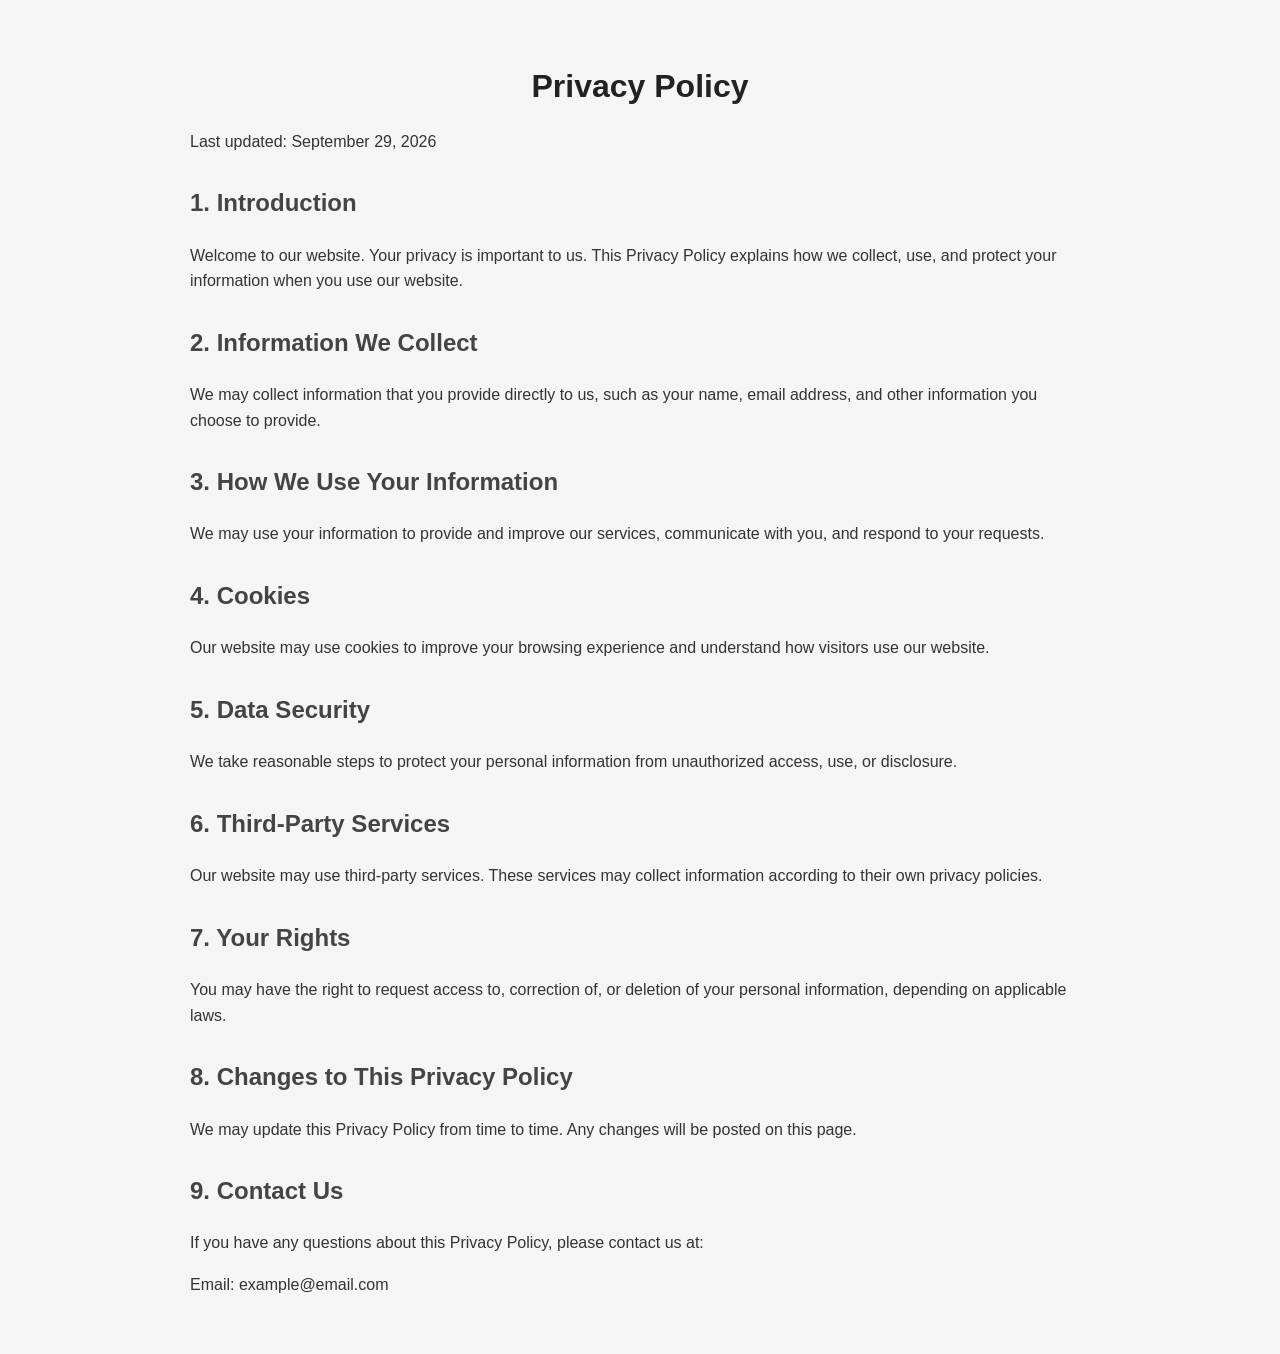
<file: 1.html>
<!DOCTYPE html>
<html lang="en">

<head>
    <meta charset="UTF-8">
    <meta name="viewport" content="width=device-width, initial-scale=1.0">
    <title>Privacy Policy</title>
    <link rel="stylesheet" href="h.css">
</head>

<body>

    <h1>Privacy Policy</h1>

    <p>Last updated: September 29, 2026</p>

    <h2>1. Introduction</h2>
    <p>
        Welcome to our website. Your privacy is important to us.
        This Privacy Policy explains how we collect, use, and protect
        your information when you use our website.
    </p>

    <h2>2. Information We Collect</h2>
    <p>
        We may collect information that you provide directly to us,
        such as your name, email address, and other information you
        choose to provide.
    </p>

    <h2>3. How We Use Your Information</h2>
    <p>
        We may use your information to provide and improve our services,
        communicate with you, and respond to your requests.
    </p>

    <h2>4. Cookies</h2>
    <p>
        Our website may use cookies to improve your browsing experience
        and understand how visitors use our website.
    </p>

    <h2>5. Data Security</h2>
    <p>
        We take reasonable steps to protect your personal information
        from unauthorized access, use, or disclosure.
    </p>

    <h2>6. Third-Party Services</h2>
    <p>
        Our website may use third-party services. These services may
        collect information according to their own privacy policies.
    </p>

    <h2>7. Your Rights</h2>
    <p>
        You may have the right to request access to, correction of,
        or deletion of your personal information, depending on
        applicable laws.
    </p>

    <h2>8. Changes to This Privacy Policy</h2>
    <p>
        We may update this Privacy Policy from time to time.
        Any changes will be posted on this page.
    </p>

    <h2>9. Contact Us</h2>
    <p>
        If you have any questions about this Privacy Policy,
        please contact us at:
    </p>

    <p>
        Email: example@email.com
    </p>

</body>

</html>
</file>
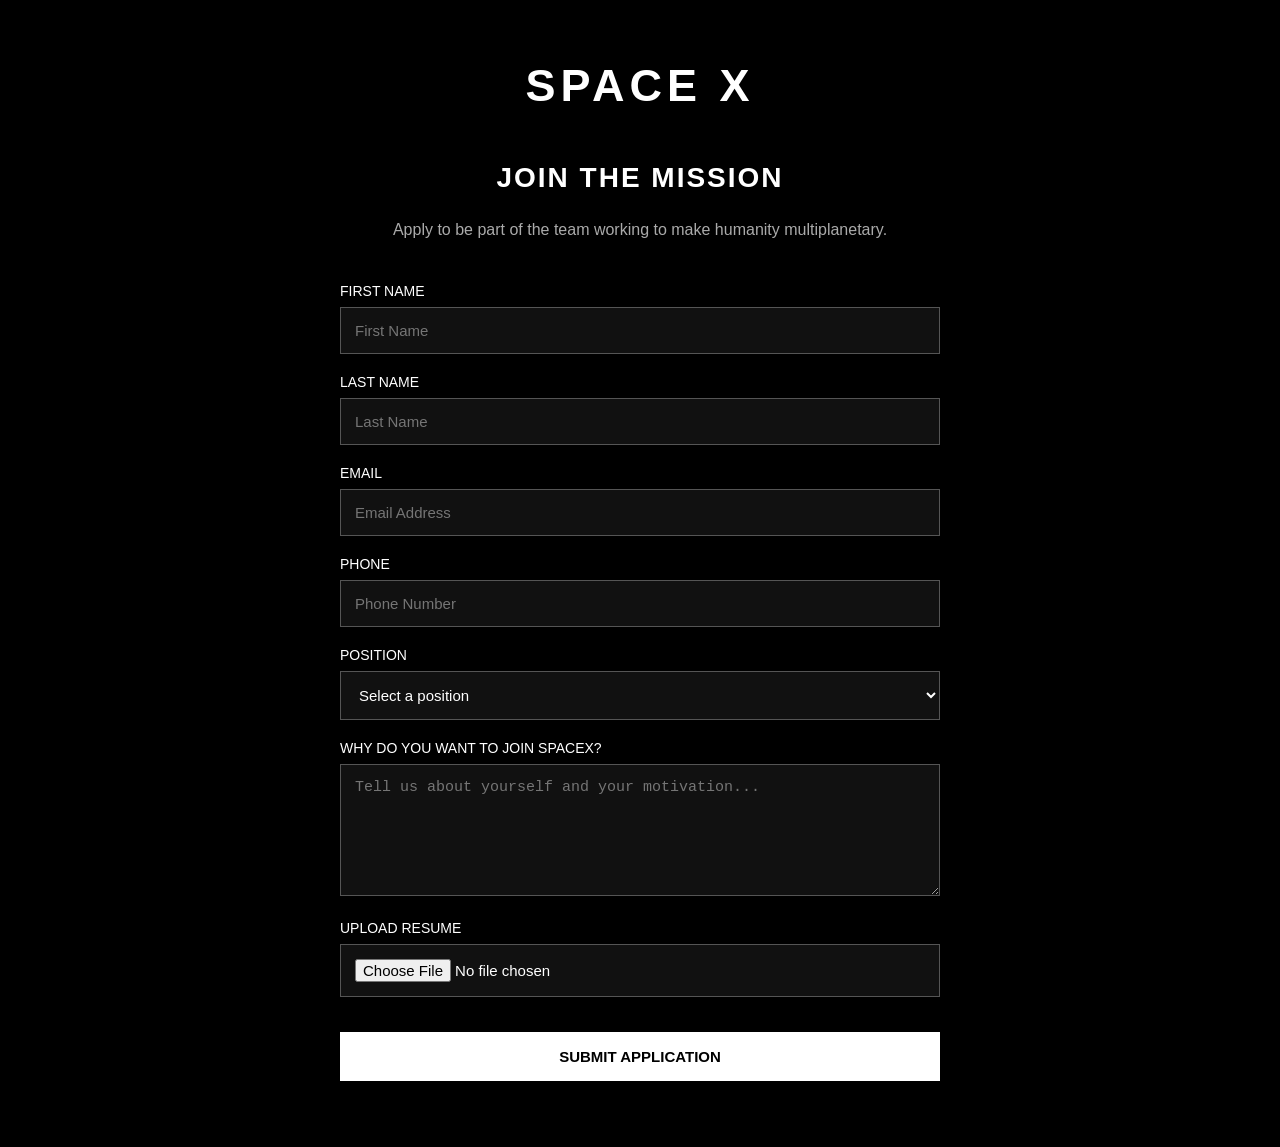
<file: aaa.html>
<!DOCTYPE html>
<html lang="en">

<head>
    <meta charset="UTF-8">
    <meta name="viewport" content="width=device-width, initial-scale=1.0">

    <title>SpaceX - Application</title>

    <link rel="stylesheet" href="a1.css">
</head>

<body>

    <div class="container">

        <h1>SPACE X</h1>

        <h2>JOIN THE MISSION</h2>

        <p class="intro">
            Apply to be part of the team working to make humanity
            multiplanetary.
        </p>

        <form>

            <label>First Name</label>
            <input type="text" placeholder="First Name" required>

            <label>Last Name</label>
            <input type="text" placeholder="Last Name" required>

            <label>Email</label>
            <input type="email" placeholder="Email Address" required>

            <label>Phone</label>
            <input type="tel" placeholder="Phone Number">

            <label>Position</label>
            <select required>
                <option value="">Select a position</option>
                <option>Software Engineer</option>
                <option>Mechanical Engineer</option>
                <option>Electrical Engineer</option>
                <option>Internship</option>
            </select>

            <label>Why do you want to join SpaceX?</label>

            <textarea
                placeholder="Tell us about yourself and your motivation..."
                rows="6"></textarea>

            <label>Upload Resume</label>
            <input type="file">

            <button type="submit">SUBMIT APPLICATION</button>

        </form>

    </div>

</body>

</html>
</file>
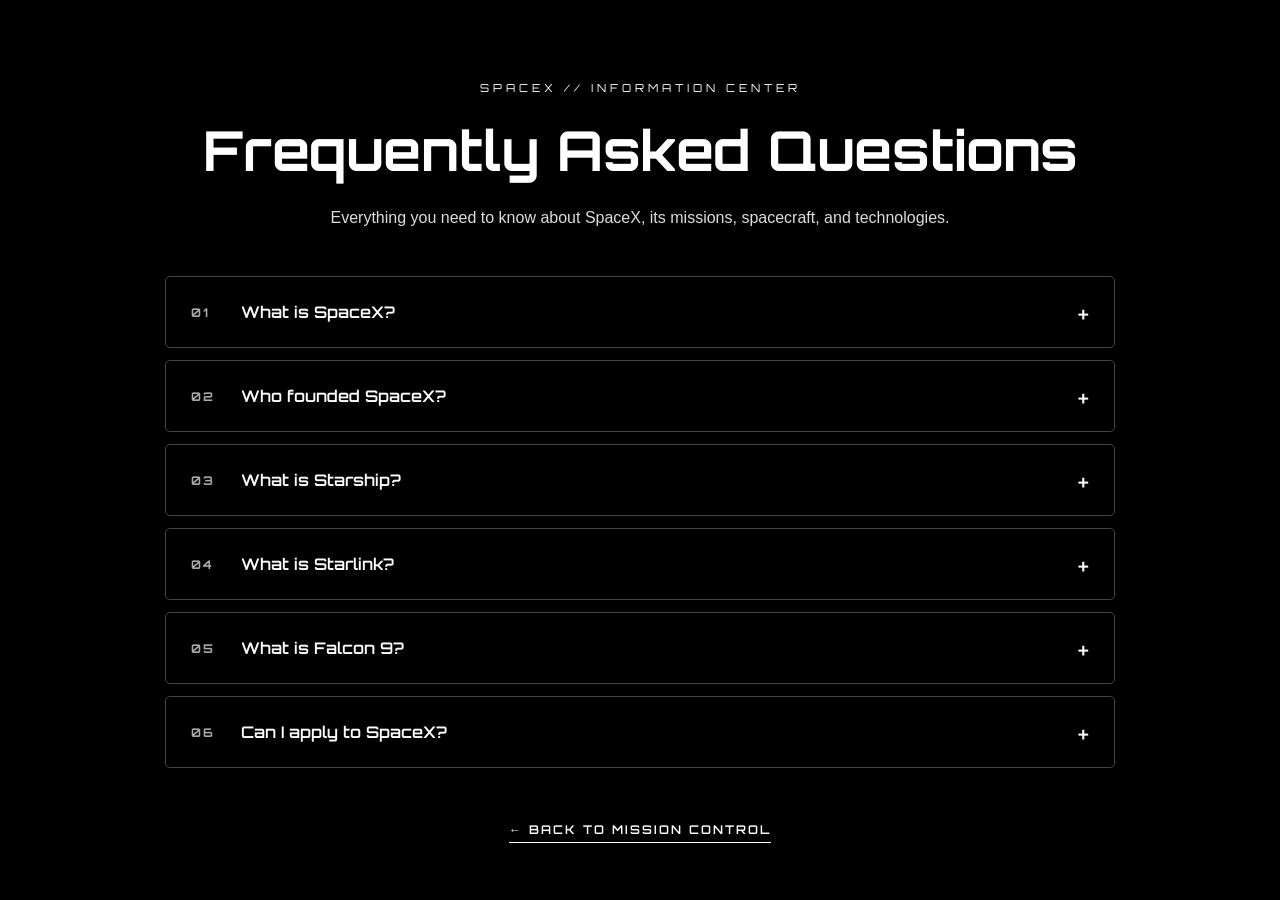
<file: fax.html>
<!DOCTYPE html>
<html>

<head>
    <title>SpaceX | FAQ</title>

    <link rel="stylesheet" href="fax.css">

    <link href="https://fonts.googleapis.com/css2?family=Orbitron:wght@400;500;600;700;800&display=swap"
        rel="stylesheet">
</head>

<body>

    <div class="faq-container">

        <header class="faq-header">
            <p class="small-title">SPACEX // INFORMATION CENTER</p>

            <h1>Frequently Asked <span>Questions</span></h1>

            <p class="intro">
                Everything you need to know about SpaceX, its missions,
                spacecraft, and technologies.
            </p>
        </header>


        <main class="faq-list">

            <details>
                <summary>
                    <span class="number">01</span>
                    <span class="question">What is SpaceX?</span>
                    <span class="plus">+</span>
                </summary>

                <div class="answer">
                    <p>
                        SpaceX is an aerospace company that develops rockets,
                        spacecraft, satellite systems, and other technologies
                        designed to advance space exploration.
                    </p>
                </div>
            </details>


            <details>
                <summary>
                    <span class="number">02</span>
                    <span class="question">Who founded SpaceX?</span>
                    <span class="plus">+</span>
                </summary>

                <div class="answer">
                    <p>
                        SpaceX was founded by Elon Musk in 2002 with the goal
                        of developing technologies that could make space
                        exploration more accessible and eventually support
                        human missions to Mars.
                    </p>
                </div>
            </details>


            <details>
                <summary>
                    <span class="number">03</span>
                    <span class="question">What is Starship?</span>
                    <span class="plus">+</span>
                </summary>

                <div class="answer">
                    <p>
                        Starship is SpaceX's large, fully reusable launch
                        vehicle system. It is being developed for missions
                        involving Earth orbit and future deep-space exploration.
                    </p>
                </div>
            </details>


            <details>
                <summary>
                    <span class="number">04</span>
                    <span class="question">What is Starlink?</span>
                    <span class="plus">+</span>
                </summary>

                <div class="answer">
                    <p>
                        Starlink is a satellite internet system operated by
                        SpaceX. It uses a large constellation of satellites
                        in low Earth orbit to provide internet connectivity.
                    </p>
                </div>
            </details>


            <details>
                <summary>
                    <span class="number">05</span>
                    <span class="question">What is Falcon 9?</span>
                    <span class="plus">+</span>
                </summary>

                <div class="answer">
                    <p>
                        Falcon 9 is a two-stage orbital launch vehicle
                        developed by SpaceX. Its first stage is designed
                        to return to Earth and be reused.
                    </p>
                </div>
            </details>


            <details>
                <summary>
                    <span class="number">06</span>
                    <span class="question">Can I apply to SpaceX?</span>
                    <span class="plus">+</span>
                </summary>

                <div class="answer">
                    <p>
                        SpaceX offers career opportunities across engineering,
                        software, manufacturing, operations, business, and
                        other areas. Applicants can explore available positions
                        through the company's official careers resources.
                    </p>
                </div>
            </details>

        </main>


        <footer>
            <a href="index.html">← BACK TO MISSION CONTROL</a>
        </footer>

    </div>

</body>

</html>
</file>
<file: h.css>
body {
    font-family: Arial, sans-serif;
    background-color: #f5f5f5;
    color: #333;
    margin: 0;
    padding: 40px;
    line-height: 1.6;
}

h1 {
    text-align: center;
    color: #222;
    margin-bottom: 10px;
}

h2 {
    color: #444;
    margin-top: 30px;
}

p {
    font-size: 16px;
    max-width: 900px;
}

body > p {
    margin-left: auto;
    margin-right: auto;
}

h2,
h2 + p {
    max-width: 900px;
    margin-left: auto;
    margin-right: auto;
}
</file>
<file: a1.css>
* {
    box-sizing: border-box;
}

body {
    margin: 0;
    font-family: Arial, Helvetica, sans-serif;
    background-color: #000;
    color: white;
}

.container {
    width: 600px;
    max-width: 90%;
    margin: 60px auto;
}

h1 {
    text-align: center;
    font-size: 45px;
    letter-spacing: 5px;
    margin-bottom: 50px;
}

h2 {
    text-align: center;
    font-size: 28px;
    letter-spacing: 2px;
}

.intro {
    text-align: center;
    color: #aaa;
    margin-bottom: 40px;
    line-height: 1.6;
}

label {
    display: block;
    margin-top: 20px;
    margin-bottom: 8px;
    font-size: 14px;
    text-transform: uppercase;
}

input,
select,
textarea {
    width: 100%;
    padding: 14px;
    background-color: #111;
    border: 1px solid #555;
    color: white;
    font-size: 15px;
}

textarea {
    resize: vertical;
}

input:focus,
select:focus,
textarea:focus {
    outline: none;
    border-color: white;
}

button {
    width: 100%;
    margin-top: 35px;
    padding: 16px;

    background-color: white;
    color: black;

    border: none;
    font-weight: bold;
    font-size: 15px;

    cursor: pointer;
}

button:hover {
    background-color: #ccc;
}
</file>
<file: fax.css>
* {
    box-sizing: border-box;
}

body {
    margin: 0;
    padding: 0;
    background: #000;
    color: #fff;
    font-family: 'Orbitron', sans-serif;
}


/* MAIN CONTAINER */

.faq-container {
    width: 90%;
    max-width: 950px;
    margin: 0 auto;
    padding: 70px 0 50px;
}


/* HEADER */

.faq-header {
    text-align: center;
    margin-bottom: 45px;
}

.small-title {
    color: #fff;
    font-size: 11px;
    letter-spacing: 4px;
    margin-bottom: 20px;
}

.faq-header h1 {
    margin: 0;
    font-size: clamp(32px, 5vw, 55px);
    font-weight: 700;
    color: #fff;
}

.faq-header h1 span {
    color: #fff;
}

.intro {
    max-width: 650px;
    margin: 20px auto 0;
    color: #ddd;
    font-family: Arial, sans-serif;
    font-size: 16px;
    line-height: 1.7;
}


/* FAQ LIST */

.faq-list {
    display: flex;
    flex-direction: column;
    gap: 12px;
}


/* FAQ BOX */

details {
    background: #000;
    border: 1px solid #444;
    border-radius: 5px;
    overflow: hidden;
    transition: 0.3s ease;
}

details:hover {
    border-color: #fff;
    background: #111;
}

details[open] {
    border-color: #fff;
    background: #0a0a0a;
}


/* QUESTION */

summary {
    display: flex;
    align-items: center;
    min-height: 70px;
    padding: 0 25px;
    cursor: pointer;
    list-style: none;
}

summary::-webkit-details-marker {
    display: none;
}

.number {
    width: 50px;
    color: #aaa;
    font-size: 12px;
    font-weight: 700;
    letter-spacing: 2px;
}

.question {
    flex: 1;
    color: #fff;
    font-size: 16px;
    font-weight: 600;
}

.plus {
    color: #fff;
    font-size: 25px;
    transition: transform 0.3s ease;
}

details[open] .plus {
    transform: rotate(45deg);
}


/* ANSWER */

.answer {
    border-top: 1px solid #333;
    padding: 18px 70px 22px 75px;
}

.answer p {
    margin: 0;
    color: #ddd;
    font-family: Arial, sans-serif;
    font-size: 15px;
    line-height: 1.8;
}


/* BACK BUTTON */

footer {
    text-align: center;
    margin-top: 50px;
}

footer a {
    color: #fff;
    text-decoration: none;
    font-size: 12px;
    font-weight: 600;
    letter-spacing: 2px;
    border-bottom: 1px solid #fff;
    padding-bottom: 5px;
}

footer a:hover {
    color: #aaa;
    border-color: #aaa;
}


/* MOBILE */

@media (max-width: 600px) {

    .faq-container {
        width: 94%;
        padding-top: 40px;
    }

    .faq-header h1 {
        font-size: 32px;
    }

    summary {
        padding: 0 15px;
        min-height: 65px;
    }

    .number {
        width: 35px;
        font-size: 10px;
    }

    .question {
        font-size: 13px;
    }

    .answer {
        padding: 15px 20px 20px 50px;
    }

    .answer p {
        font-size: 14px;
    }
}
</file>
